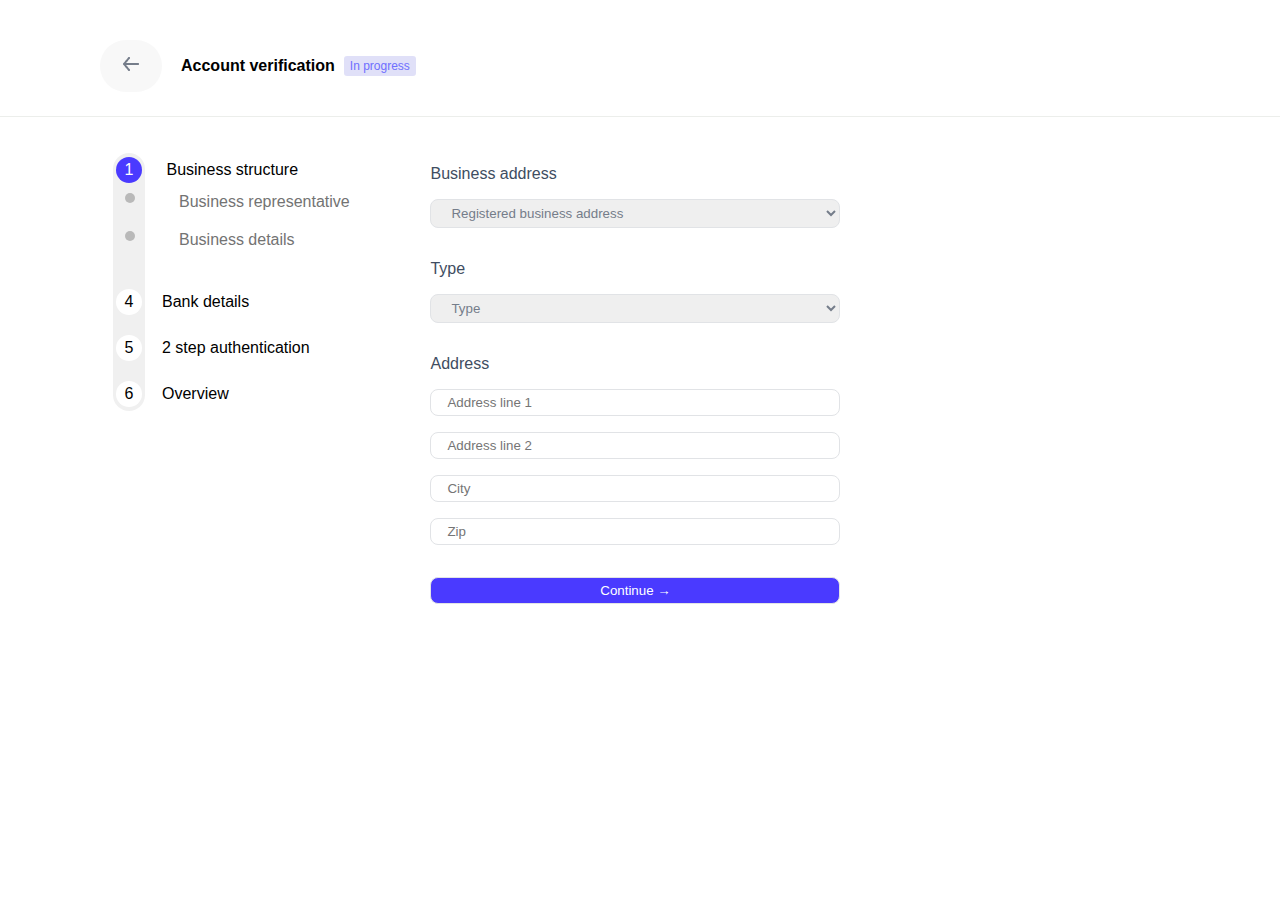
<file: index.html>
<!doctype html>
<html>
    <head>
        <link rel="preconnect" href="https://fonts.googleapis.com">
        <link rel="preconnect" href="https://fonts.gstatic.com" crossorigin>
        <title>Business structure</title>
        <link rel="stylesheet" href="assets/css/style.css">
        <meta name="viewport" content="width=device-width, initial-scale=1.0">
    </head>
    <body>
        <div class="main">
            <header>
                <div class="header-aria">
                    <a class="left-arrow" href="#"><img src="assets/icon/arrow-left.png" alt="back button"></a>
                        <h3>Account verification</h3>
                    <p class="progress">In progress</p>
                </div>
            </header>
            <div class="border"></div>  
            <div class="contain">
                <div class="list-item list-asid">
                   <ol>
                        <li class="li-color">
                            <a href="./index.html">Business structure</a>
                            <ul>
                                <li class="style-dot">
                                    <a class="ul-list" href="./business_representative.html">Business representative</a>
                                </li>
                                <li class="style-dot">
                                    <a class="ul-list" href="./business_details.html">Business details</a>
                                </li>
                            </ul>
                        </li>
                            <li><a href="./bank_details.html">Bank details</a></li>
                            <li><a href="./2_step_authentication.html">2 step authentication</a></li>
                            <li class="li-last"><a href="./overview.html">Overview</a></li>
                    </ol>
                    <span class="list-background"></span>
                </div>
                <div class="form-aria">
                    <form action="">
                        <div class="select-div">
                            <label for="address">Business address</label><br>
                                <select class="select-contein" name="Registered business address" id="">
                                    <option value="Registered business address">Registered business address</option>
                                    <option value="Registered business address">address line 2</option>
                                <option value="Registered business address">address line 3</option><br>
                            </select><br>
                            <label for="Type">Type</label><br>
                            <select class="select-contein" name="Type" id="">
                                <option value="Type">Type</option>
                                <option value="Type">Type 2</option>
                                <option value="Type">Type 3</option>
                            </select><br>
                        </div>
                        <div class="address">
                            <label for="Address">Address</label><br>
                            <input type="text" placeholder="Address line 1"><br>
                            <input type="text" placeholder="Address line 2"><br>
                            <input type="text" placeholder="City"><br>
                            <input type="text" placeholder="Zip"><br>
                        </div>
                        <div class="C-button">
                            <input class="Continue-button" type="submit" value="Continue &#8594;">
                        </div>
                    </form>
                </div>
            </div>
        </div>
    </body>
</html>
</file>
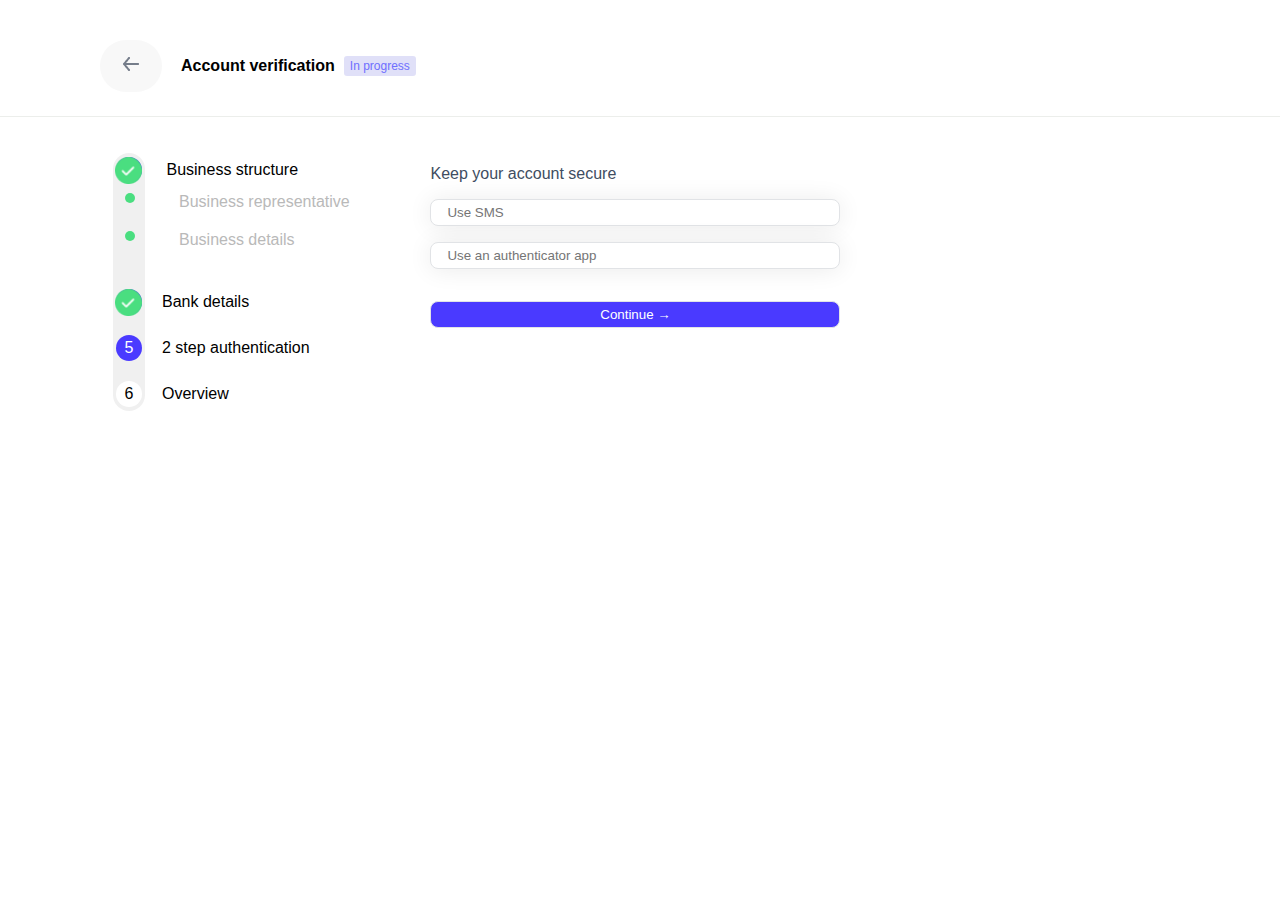
<file: 2_step_authentication.html>
<!doctype html>
<html>
    <head>
        <link rel="preconnect" href="https://fonts.googleapis.com">
        <link rel="preconnect" href="https://fonts.gstatic.com" crossorigin>
        <title>2 step authentication</title>
        <link rel="stylesheet" href="assets/css/style.css">
        <meta name="viewport" content="width=device-width, initial-scale=1.0">
    </head>
    <body>
        <div class="main">
            <header>
                <div class="header-aria">
                    <a class="left-arrow" href="#"><img src="assets/icon/arrow-left.png" alt="back button"></a>
                        <h3>Account verification</h3>
                    <p class="progress">In progress</p>
                </div>
            </header>
            <div class="border"></div>  
            <div class="contain">
                <div class="list-item list-asid">
                   <ol><span class="check-icon"><img class="business-check" src="assets/icon/Indicator.png" alt="complete"></span>
                        <li class="li-color">
                            <a href="./index.html">Business structure</a>
                            <ul>
                                <li class="style-dot green">
                                    <a class="ul-list green" href="./business_representative.html">Business representative</a>
                                </li>
                                <li class="style-dot green">
                                    <a class="ul-list green" href="./business_details.html">Business details</a>
                                </li>
                            </ul>
                        </li>
                            <span class="check-icon"><img class="business-check" src="assets/icon/Indicator.png" alt="complete"></span>
                                <li class="li-color"><a href="./bank_details.html">Bank details</a></li>
                            <li class="li-color"><a href="./2_step_authentication.html">2 step authentication</a></li>
                        <li class="li-last"><a href="./overview.html">Overview</a></li>
                    </ol>
                    <span class="list-background"></span>
                </div>
                <div class="form-aria">
                    <form action="">
                            <div class="f-name">
                                <label for="secure">Keep your account secure</label><br>
                                <input class="secure" type="text" placeholder="Use SMS"><br>
                                <input class="secure" type="text" placeholder="Use an authenticator app"><br>
                            </div>
                        <div class="C-button">
                            <input class="Continue-button" type="submit" value="Continue &#8594;">
                        </div>
                    </form>
                </div>
            </div>
        </div>
    </body>
</html>
</file>
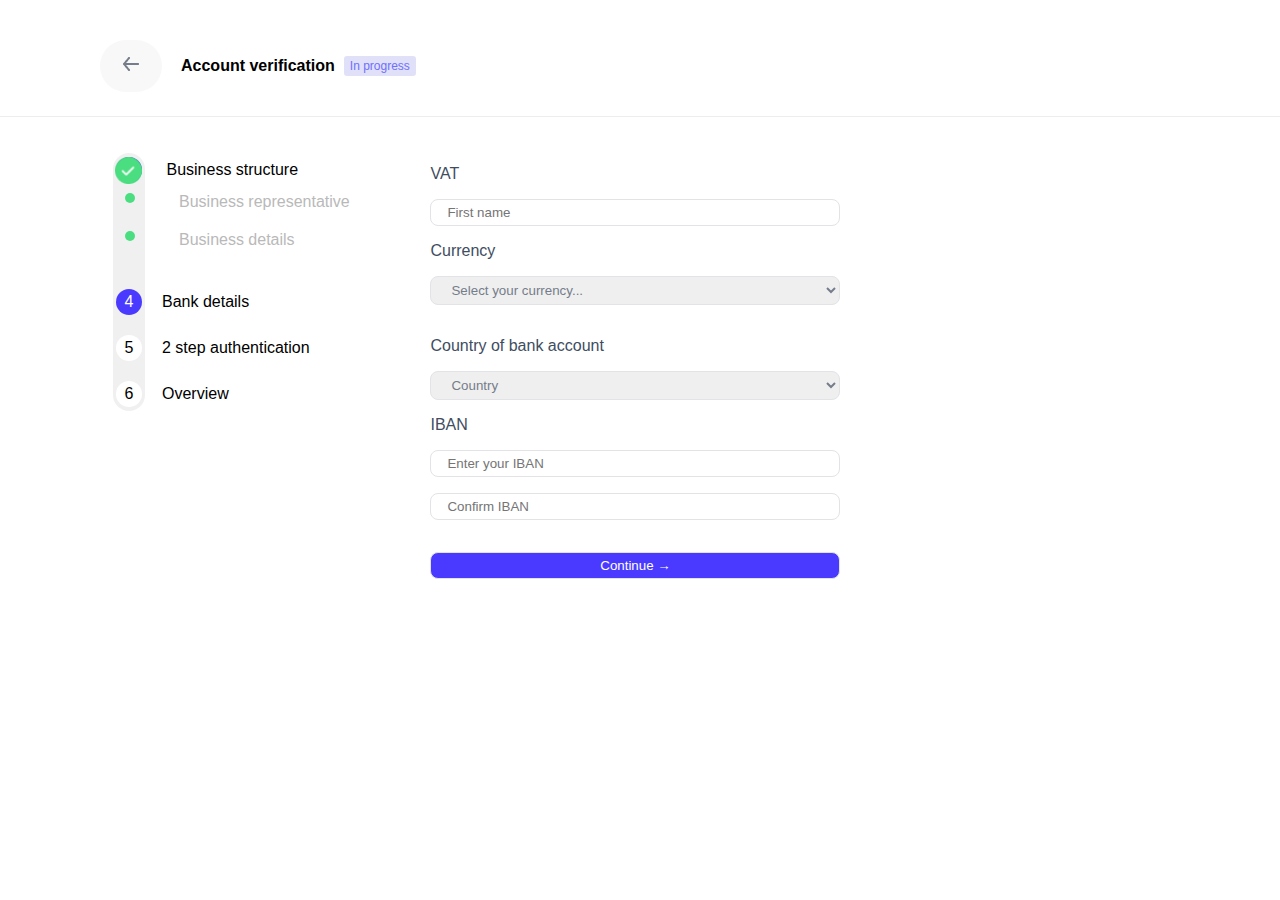
<file: bank_details.html>
<!doctype html>
<html>
    <head>
        <link rel="preconnect" href="https://fonts.googleapis.com">
        <link rel="preconnect" href="https://fonts.gstatic.com" crossorigin>
        <title>Bank details</title>
        <link rel="stylesheet" href="assets/css/style.css">
        <meta name="viewport" content="width=device-width, initial-scale=1.0">
    </head>
    <body>
        <div class="main">
            <header>
                <div class="header-aria">
                    <a class="left-arrow" href="#"><img src="assets/icon/arrow-left.png" alt="back button"></a>
                        <h3>Account verification</h3>
                    <p class="progress">In progress</p>
                </div>
            </header>
            <div class="border"></div>  
            <div class="contain">
                <div class="list-item list-asid">
                   <ol><span class="check-icon"><img class="business-check" src="assets/icon/Indicator.png" alt="complete"></span>
                        <li class="li-color">
                            <a href="./index.html">Business structure</a>
                            <ul>
                                <li class="style-dot green">
                                    <a class="ul-list green" href="./business_representative.html">Business representative</a>
                                </li>
                                <li class="style-dot green">
                                    <a class="ul-list green" href="./business_details.html">Business details</a>
                                </li>
                            </ul>
                        </li>
                        
                            <li class="li-color"><a href="./bank_details.html">Bank details</a></li>
                            <li><a href="./2_step_authentication.html">2 step authentication</a></li>
                            <li class="li-last"><a href="./overview.html">Overview</a></li>
                    </ol>
                    <span class="list-background"></span>
                </div>
                <div class="form-aria">
                    <form action="">
                        <div class="input-div">
                            <div class="f-name">
                                <label for="vat">VAT</label><br>
                                <input class="vat" type="text" placeholder="First name"><br>
                            </div>
                        </div>
                        <div class="div-contein">
                            <label for="Address">Currency</label><br>
                            <select name="" id="">
                                <option value="" >Select your currency...</option>
                                <option value="" >BDT</option>
                                <option value="" >EUR</option>
                                <option value="" >USD</option>
                            </select>
                        </div>
                        <div class="website">
                            <label for="cuntry">Country of bank account</label><br>
                            <select name="" id="">
                                <option value="" >Country</option>
                                <option value="" >Bangladesh</option>
                                <option value="" >Austria</option>
                                <option value="" >India</option>
                                <option value="" >USA</option>
                            </select>
                        </div>
                        <div class="iban">
                            <label for="iban">IBAN</label>
                            <input type="text" placeholder="Enter your IBAN"><br>
                            <input type="text" placeholder="Confirm IBAN">
                        </div>
                        <div class="C-button">
                            <input class="Continue-button" type="submit" value="Continue &#8594;">
                        </div>
                    </form>
                </div>
            </div>
        </div>
    </body>
</html>
</file>
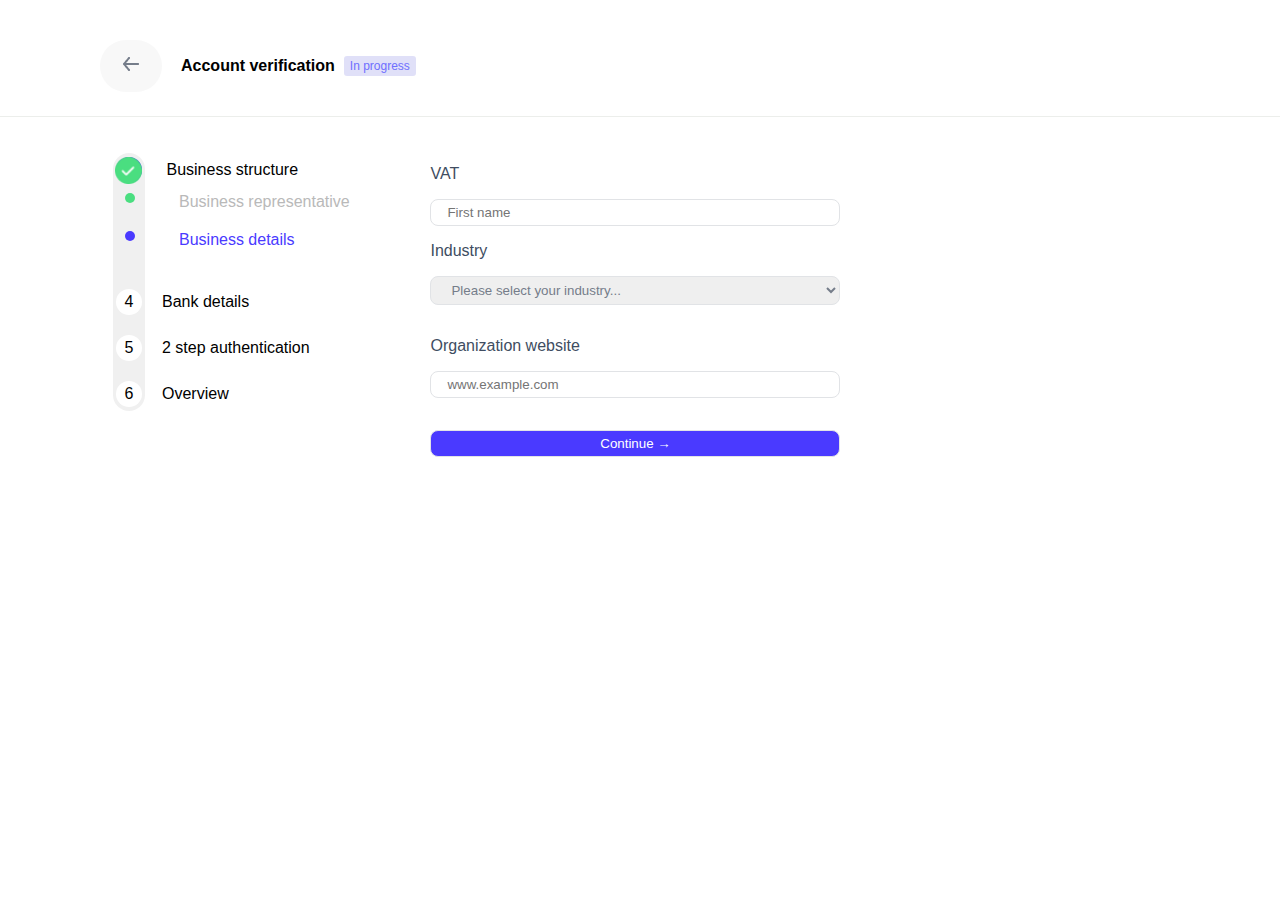
<file: business_details.html>
<!doctype html>
<html>
    <head>
        <link rel="preconnect" href="https://fonts.googleapis.com">
        <link rel="preconnect" href="https://fonts.gstatic.com" crossorigin>
        <title>Bank details</title>
        <link rel="stylesheet" href="assets/css/style.css">
        <meta name="viewport" content="width=device-width, initial-scale=1.0">
    </head>
    <body>
        <div class="main">
            <header>
                <div class="header-aria">
                    <a class="left-arrow" href="#"><img src="assets/icon/arrow-left.png" alt="back button"></a>
                        <h3>Account verification</h3>
                    <p class="progress">In progress</p>
                </div>
            </header>
            <div class="border"></div>  
            <div class="contain">
                <div class="list-item list-asid">
                   <ol><span class="check-icon"><img class="business-check" src="assets/icon/Indicator.png" alt="complete"></span>
                        <li class="li-color">
                            <a href="./index.html">Business structure</a>
                            <ul>
                                <li class="style-dot green">
                                    <a class="ul-list green" href="./business_representative.html">Business representative</a>
                                </li>
                                <li class="style-dot blue">
                                    <a class="ul-list blue" href="./business_details.html">Business details</a>
                                </li>
                            </ul>
                        </li>
                        
                            <li><a href="./bank_details.html">Bank details</a></li>
                            <li><a href="./2_step_authentication.html">2 step authentication</a></li>
                            <li class="li-last"><a href="./overview.html">Overview</a></li>
                    </ol>
                    <span class="list-background"></span>
                </div>
                <div class="form-aria">
                    <form action="">
                        <div class="input-div">
                            <div class="f-name">
                                <label for="vat">VAT</label><br>
                                <input class="vat" type="text" placeholder="First name"><br>
                            </div>
                        </div>
                        <div class="div-contein">
                            <label for="Address">Industry</label><br>
                            <select name="" id="">
                                <option value="" >Please select your industry...</option>
                                <option value="" >Advertising and marketing</option>
                                <option value="" >Agriculture</option>
                                <option value="" >Computer and technology</option>
                                <option value="" >Construction</option>
                                <option value="" >Fashion</option>
                            </select>
                        </div>
                        <div class="website">
                            <label for="website">Organization website</label><br>
                            <input type="text" placeholder="www.example.com">
                        </div>
                        <div class="C-button">
                            <input class="Continue-button" type="submit" value="Continue &#8594;">
                        </div>
                    </form>
                </div>
            </div>
        </div>
    </body>
</html>
</file>
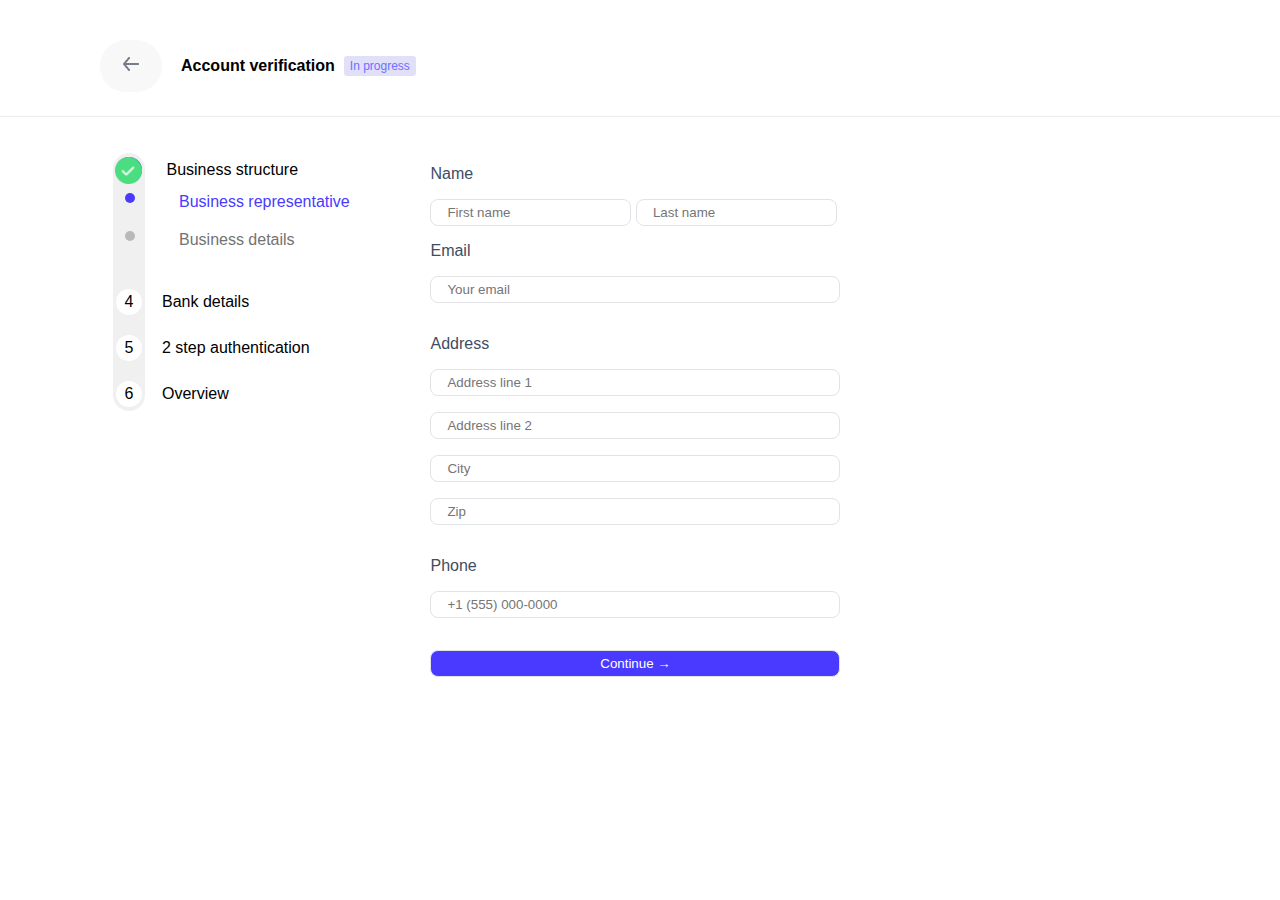
<file: business_representative.html>
<!doctype html>
<html>
    <head>
        <link rel="preconnect" href="https://fonts.googleapis.com">
        <link rel="preconnect" href="https://fonts.gstatic.com" crossorigin>
        <title>Business representative</title>
        <link rel="stylesheet" href="assets/css/style.css">
        <meta name="viewport" content="width=device-width, initial-scale=1.0">
    </head>
    <body>
        <div class="main">
            <header>
                <div class="header-aria">
                    <a class="left-arrow" href="#"><img src="assets/icon/arrow-left.png" alt="back button"></a>
                        <h3>Account verification</h3>
                    <p class="progress">In progress</p>
                </div>
            </header>
            <div class="border"></div>  
            <div class="contain">
                <div class="list-item list-asid">
                   <ol><span class="check-icon"><img class="business-check" src="assets/icon/Indicator.png" alt="complete"></span>
                        <li class="li-color">
                            <a href="./index.html">Business structure</a>
                            <ul>
                                <li class="style-dot blue">
                                    <a class="ul-list blue" href="./business_representative.html">Business representative</a>
                                </li>
                                <li class="style-dot">
                                    <a class="ul-list" href="./business_details.html">Business details</a>
                                </li>
                            </ul>
                        </li>
                        
                            <li><a href="./bank_details.html">Bank details</a></li>
                            <li><a href="./2_step_authentication.html">2 step authentication</a></li>
                            <li class="li-last"><a href="./overview.html">Overview</a></li>
                    </ol>
                    <span class="list-background"></span>
                </div>
                <div class="form-aria">
                    <form action="">
                        <div class="input-div">
                            <div class="f-name">
                                <label for="name">Name</label><br>
                                    <input class="First-name" type="text" placeholder="First name">
                                <input class="First-name" type="text" placeholder="Last name"><br>
                            </div>
                            <div class="your-email">
                                <label for="email">Email</label><br>
                                <input type="email" placeholder="Your email">
                            </div>
                        </div>
                        <div class="div-contein">
                            <label for="Address">Address</label><br>
                            <input type="text" placeholder="Address line 1"><br>
                            <input type="text" placeholder="Address line 2"><br>
                            <input type="text" placeholder="City"><br>
                            <input type="text" placeholder="Zip"><br>
                        </div>
                        <div class="phone">
                            <label for="phome">Phone</label><br>
                            <input type="tel" placeholder="+1 (555) 000-0000" pattern="[0-9]{3}[0-9]{2}[0-9]{3}>">
                        </div>
                        <div class="C-button">
                            <input class="Continue-button" type="submit" value="Continue &#8594;">
                        </div>
                    </form>
                </div>
            </div>
        </div>
    </body>
</html>
</file>
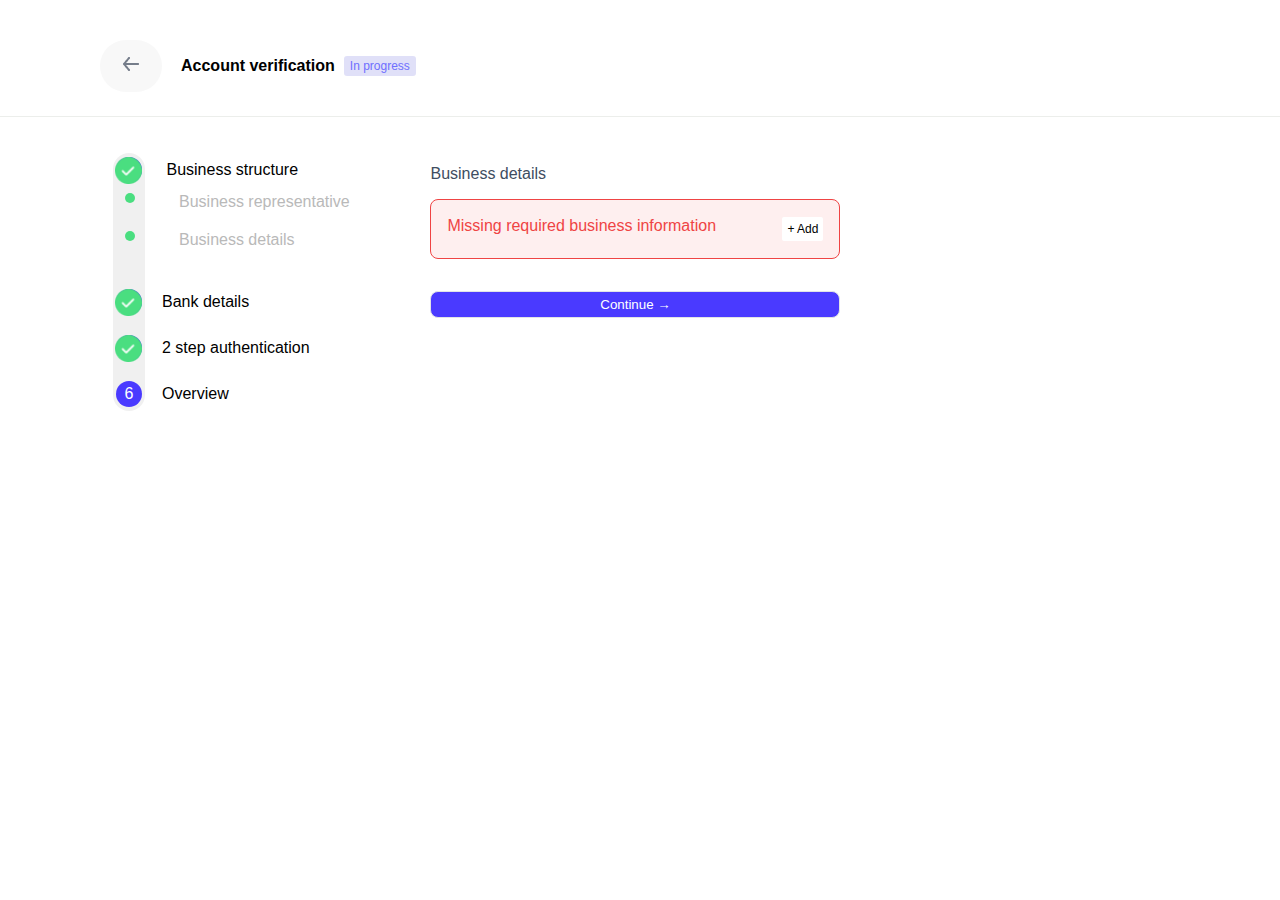
<file: overview.html>
<!doctype html>
<html>
    <head>
        <link rel="preconnect" href="https://fonts.googleapis.com">
        <link rel="preconnect" href="https://fonts.gstatic.com" crossorigin>
        <title>Overview</title>
        <link rel="stylesheet" href="assets/css/style.css">
        <meta name="viewport" content="width=device-width, initial-scale=1.0">
    </head>
    <body>
        <div class="main">
            <header>
                <div class="header-aria">
                    <a class="left-arrow" href="#"><img src="assets/icon/arrow-left.png" alt="back button"></a>
                        <h3>Account verification</h3>
                    <p class="progress">In progress</p>
                </div>
            </header>
            <div class="border"></div>  
            <div class="contain">
                <div class="list-item list-asid">
                   <ol><span class="check-icon"><img class="business-check" src="assets/icon/Indicator.png" alt="complete"></span>
                        <li class="li-color">
                            <a href="./index.html">Business structure</a>
                            <ul>
                                <li class="style-dot green">
                                    <a class="ul-list green" href="./business_representative.html">Business representative</a>
                                </li>
                                <li class="style-dot green">
                                    <a class="ul-list green" href="./business_details.html">Business details</a>
                                </li>
                            </ul>
                        </li>
                            <span class="check-icon"><img class="business-check" src="assets/icon/Indicator.png" alt="complete"></span>
                                <li class="li-color"><a href="./bank_details.html">Bank details</a></li>
                                <span class="check-icon"><img class="business-check" src="assets/icon/Indicator.png" alt="complete"></span>
                            <li class="li-color"><a href="./2_step_authentication.html">2 step authentication</a></li>
                        <li class="li-last li-color"><a href="./overview.html">Overview</a></li>
                    </ol>
                    <span class="list-background"></span>
                </div>
                <div class="form-aria">
                    <form action="">
                            <div class="f-name">
                                <label for="Business_details">Business details</label><br>
                                <div class="missing">
                                    <p>Missing required business information</p>
                                    <button class="add-button">+ Add</button>
                                </div>
                            </div>
                        <div class="C-button">
                            <input class="Continue-button" type="submit" value="Continue &#8594;">
                        </div>
                    </form>
                </div>
            </div>
        </div>
    </body>
</html>
</file>
<file: assets/css/style.css>
*{
    margin: 0;
    padding: 0;
    box-sizing: border-box;
    font-family: "Inter", sans-serif;
}
.header-aria{
    display: flex;
    margin-top: 40px;
    margin-left: 100px;
    align-items: center;
}
.left-arrow{
    background: #F8F8F8;
    width: 62px;
    padding: 12px 19px;
    border-radius: 99px;
}
h3{
    font-size: 16px;
    margin-left: 19px;
}
.progress{
    background: rgb(85 82 217 / 18%);
    font-size: 12px;
    margin: 9px;
    padding: 3px 6px;
    border-radius: 3px;
    color: #6F6FFF;
}
.border{
    border-bottom:1px solid #ECEEEB;
    margin-top: 24px;
}
.list-item{
    display: inline-block;
    margin-top: 40px;
    vertical-align: top;
    min-width: 240px;
}
.contain{
    padding-left: 113px;
}
form{
    width: 410px;
}
.form-aria{
    max-width: 410px;
    display:inline-block;
    margin-top: 48px;
    margin-left: 73px;
}
input,select{
    width: 100%;
    padding: 5px 16px;
    border: 1px solid #E1E3E6;
    border-radius: 8px;
    color: #757D8A;
}
input{
    margin-top: 16px;
}
select{
    margin-top: 16px;
    
}
.select-contein{
    margin-bottom: 32px;
}
label{
    padding-top: 32px;
    padding-bottom: 16px;
    color: #404D61;
    font-weight: 500;
}
.Continue-button{
    background: #4A3AFF;
    color: #ffffff;
}
.C-button{
    position: relative;
    margin-bottom: 25px;
}

a{
    text-decoration: none;
    padding-left: 20px;
    color: #000000;
    display: inline-block;
}
ul li a{
    color: #737373;
}

ol{
    counter-reset: my-sec-counter;
    list-style: none;
    position: relative;
}

li::before {
    counter-increment: my-sec-counter 1;
    content: "" counter(my-sec-counter) "";
    display:inline-flex;
    width: 26px;
    height: 26px;
    background: #FFFFFF;
    border-radius: 50%;
    align-items:center;
    justify-content: center;
    cursor: pointer;
}
ul{
    counter-reset: counter-sec;
    list-style: none;
    padding-top: 10px;
    padding-left: 9px;
}

ul li::before{
    display:flex;
    content: "";
    width: 10px;
    height: 10px;
    background: #B9B9B9;
    border-radius: 50%;
    z-index: 5;
    position: absolute;
    left: 0;
    cursor: pointer;
}
.li-color::before{
    background: #4A3AFF;
    color: #ffffff;
   
}
li{
    position: relative;
    padding-left: 3px;
    padding-bottom: 20px;
}
ol::before {
    content: "";
    position: absolute;
    width: 32px;
    left: 0;
    top: -4px;
    height: 100%;
    background: rgba(217, 217, 217, 0.403);
    border-radius: 50px;
}
.li-last{
    padding-bottom: 8px;
}
.style-dot{
    padding-left: 34px;
}
/* business represent */
.check-icon{
    position: absolute;
    z-index: 2;
    padding-left: 2px;
}
.business-check{
    width: 27px;
    height: 27px;
}
.green::before{
    background: #4ADE80;
    color: #ffffff;
}
.green{
    color: #B9B9B9;
}
.blue::before{
    background: #4A3AFF;
}
.blue{
    color: #4A3AFF;
}
.First-name{
    width: 201px;
}
.your-email,.div-contein{
    padding-bottom: 32px;
}
.address,.phone,.website,.iban,.f-name{
    padding-bottom: 16px;
}
.secure{
    box-shadow: 0 1px 25px #00000015;
}
/* Overview */
.missing{
    display: flex;
    width: 410px;
    border: 1px solid #EF4444;
    border-radius: 8px;
    background: rgba(239, 68, 68, 0.085);
    justify-content: space-between;
    padding: 17px 16px;
}
.missing p{
    color: #EF4444;

}
.add-button{
    background: #ffffff;
    border: none;
    border-radius: 2px;
    font-size: 12px;
    padding: 5px;
}
.missing{
    margin-top: 16px;
}
.submit{
    background: rgba(74, 58, 255, 0.50);
}
</file>
